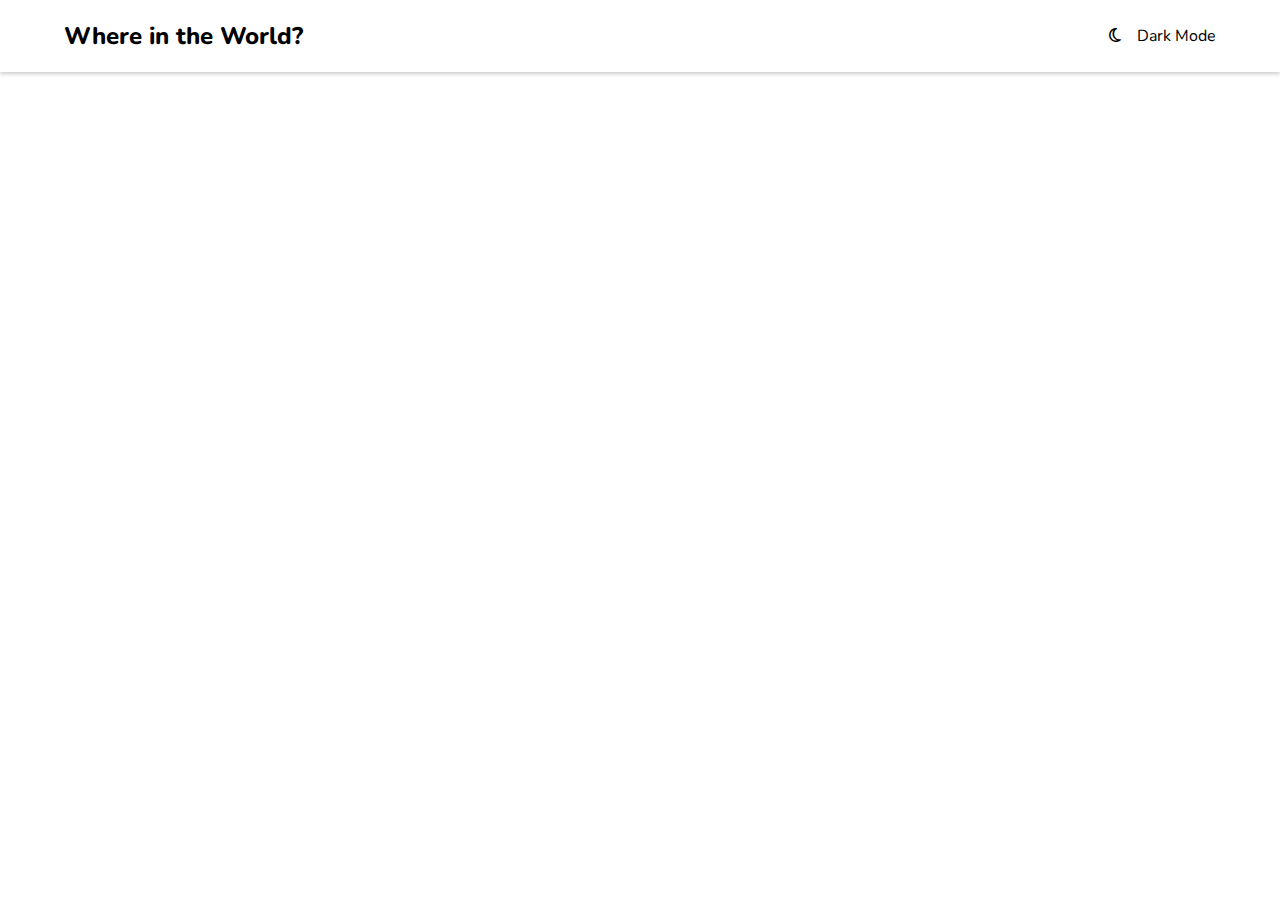
<file: index.html>
<!DOCTYPE html>
<html lang="en">

<head>
    <meta charset="UTF-8">
    <meta name="viewport" content="width=device-width, initial-scale=1.0">
    <link rel="stylesheet" href="style.css">
    <script src="script.js" defer></script>
    <link href="https://fonts.googleapis.com/css?family=Nunito:200,300,400,500,600,700,800,900&display=swap" rel="stylesheet">
    <link rel="stylesheet" href="https://cdnjs.cloudflare.com/ajax/libs/font-awesome/6.7.2/css/all.min.css" integrity="sha512-Evv84Mr4kqVGRNSgIGL/F/aIDqQb7xQ2vcrdIwxfjThSH8CSR7PBEakCr51Ck+w+/U6swU2Im1vVX0SVk9ABhg==" crossorigin="anonymous" referrerpolicy="no-referrer" />
</head>

<body>
    <header class="header-container">
        <div class="header-content">
            <h2 class="title">Where in the World?</h2>
            <p><i class="fa-regular fa-moon"></i>&nbsp; &nbsp; Dark Mode</p>
        </div>
    </header>

    <div class="countries-container">
      
    </div>

</body>

</html>
</file>
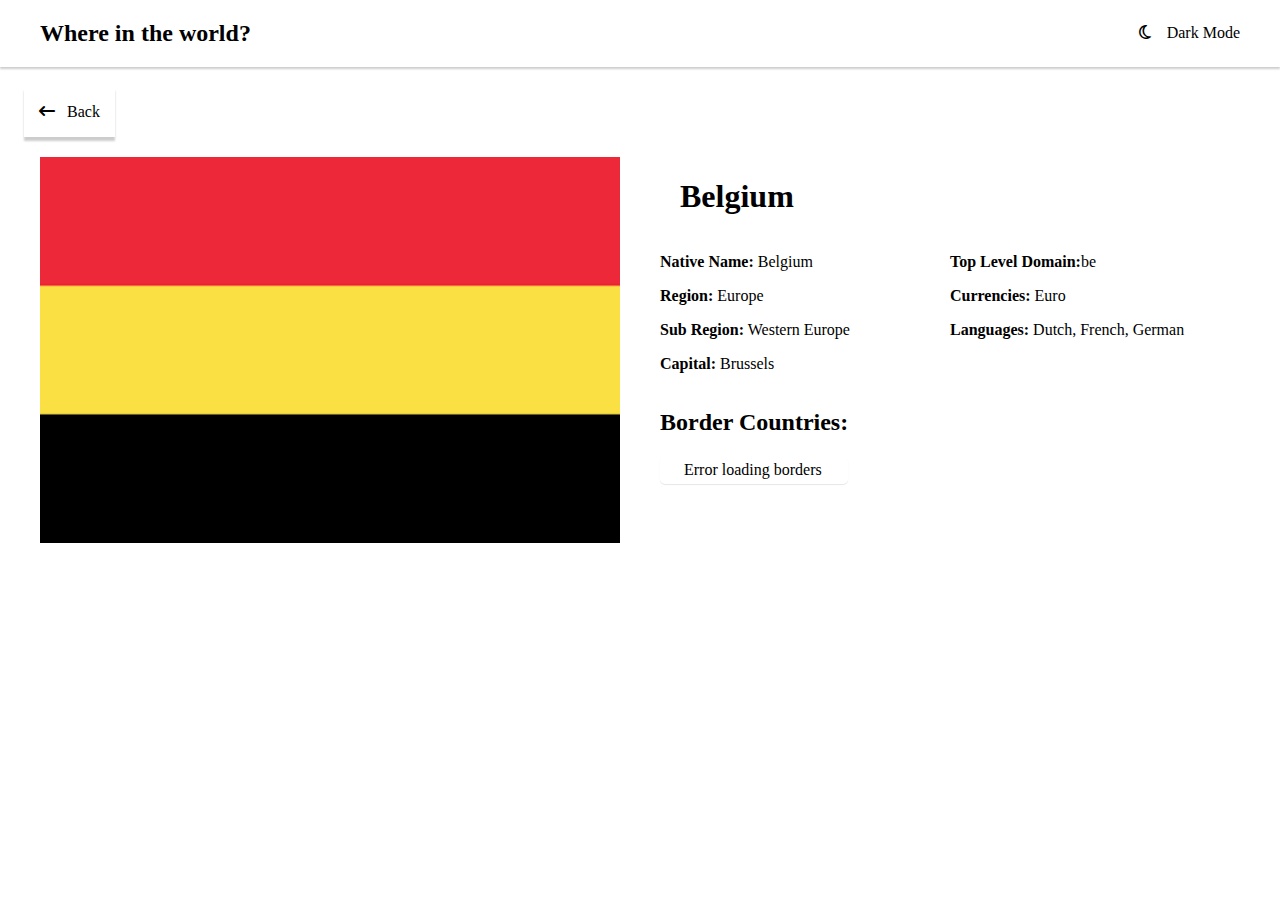
<file: details.html>
<!DOCTYPE html>
<html lang="en">

<head>
    <meta charset="UTF-8">
    <meta name="viewport" content="width=device-width, initial-scale=1.0">
    <title>Country Details</title>
    <link rel="stylesheet" href="detail.css">
    <link rel="stylesheet" href="https://cdnjs.cloudflare.com/ajax/libs/font-awesome/6.7.2/css/all.min.css"
        integrity="sha512-Evv84Mr4kqVGRNSgIGL/F/aIDqQb7xQ2vcrdIwxfjThSH8CSR7PBEakCr51Ck+w+/U6swU2Im1vVX0SVk9ABhg=="
        crossorigin="anonymous" referrerpolicy="no-referrer" />
    <script src="script2.js" defer></script>    
</head>

<body>

    <header>
        <div class="header-info">
            <h2>Where in the world?</h2>
            <p><i class="fa-regular fa-moon"></i>&nbsp; &nbsp; Dark Mode</p>
        </div>
    </header>

    <a class="back-button" href="#">
        <p><i class="fa-solid fa-arrow-left-long"></i>&nbsp; &nbsp;Back</p>
    </a>

    <div class="grid-container">
        <div class="grid-contain">
            <img class="country-img" src="belgium flag.png" alt="Belgium Flag">
            <div class="grid-data">
              <h1>Belgium</h1>
              <div class="grid-data-detils">
                <div class="part1">
                    <p><b>Native Name:</b><span class="native-name"> Belgium</span></p>
                    <p><b>Region:</b><span class="region"> Europe</span></p>
                    <p><b>Sub Region:</b><span class="subregion"> Western Europe</span></p>
                    <p><b>Capital:</b><span class="capital"> Brussels </span></p>
                </div>
                <div class="part2">
                    <p><b>Top Level Domain:</b><span class="top-level-domain">be</span></p>
                    <p><b>Currencies:</b><span class="currence"> Euro</span></p>
                    <p><b>Languages:</b><span class="language"> Dutch, French, German</span></p>
                </div>
              </div>
              <div class="border-country">
                <div id="borders">
                <h2>Border Countries:</h2>
                <p>France</p>
                <p>Germany</p>
                <p>Netherlands</p>
                </div>
              </div>
            </div>
        </div>
    </div>

</body>
</html>
</file>
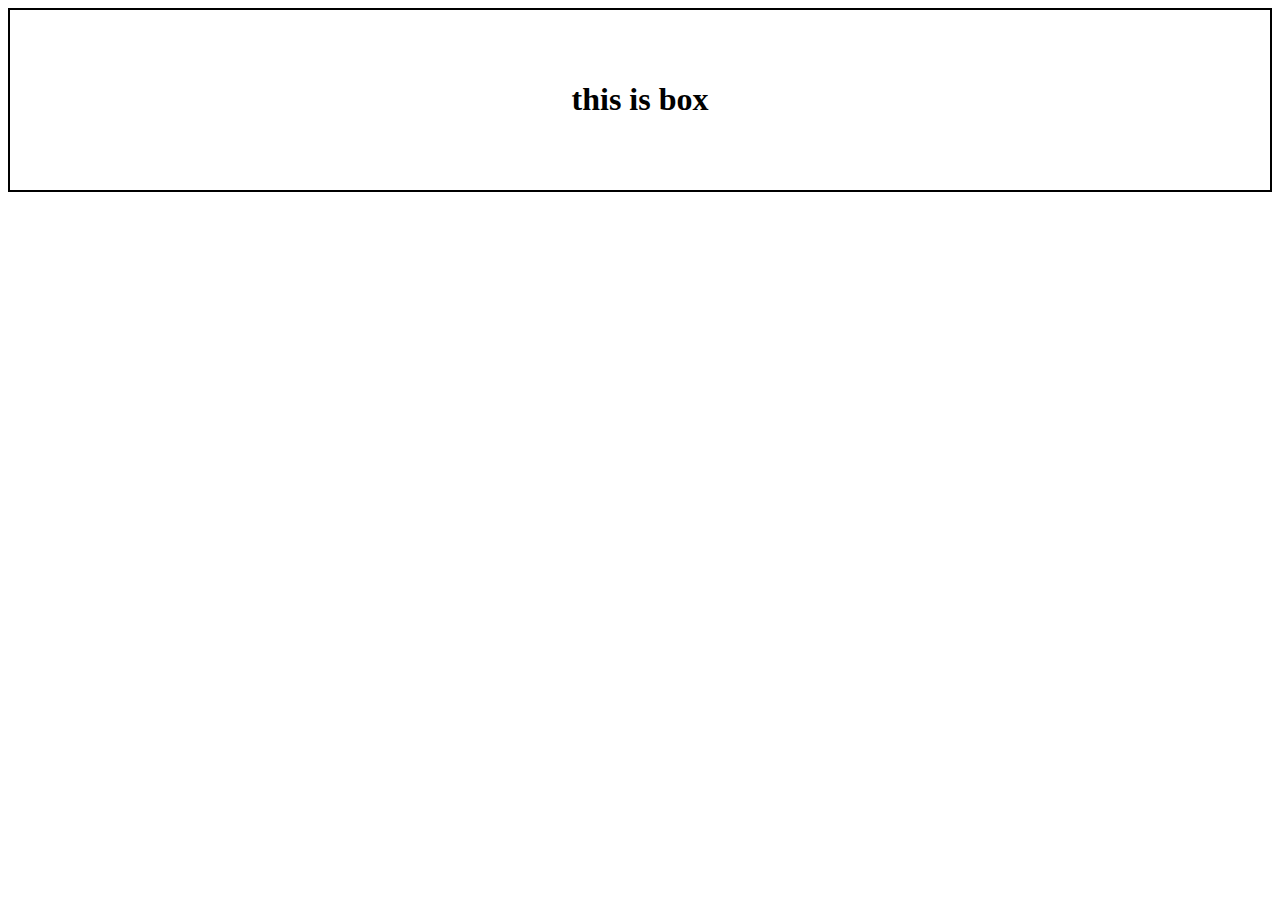
<file: try.html>
<!DOCTYPE html>
<html lang="en">
<head>
    <meta charset="UTF-8">
    <meta name="viewport" content="width=device-width, initial-scale=1.0">
    <title>Document</title>
    <style>
        .box{
            display: flex;
            align-items: center;
            justify-content: center;
            border: 2px solid black;
            padding: 50px;
        }
    </style>
</head>
<body>
    <div class="box">
        <h1>this is box</h1>
    </div>
</body>
</html>
</file>
<file: style.css>
*{
    box-sizing: border-box;
 
}

body{
    margin: 0;
    font-family:'Nunito',sans-serif;
}

main{
    padding: 24px;
}

:root{
    --color1:#ffffff;
    --pink:rgb(238, 181, 191)
}

.title{
    font-weight: 800;
}

.header-container{
    box-shadow: 0px 2px 4px 0px rgba(0, 0, 0, 0.2);
}

.header-content{
    display: flex;
    align-items: center;
    justify-content: space-between;
    max-width: 1200px;
    margin-inline: auto;
    padding-inline: 24px;

}

.countries-container{
    display: flex;
    flex-wrap: wrap;
    gap: 64px;
    max-width: 1200px;
    margin-inline:auto;
    padding-top: 1rem;
    justify-content: space-between;

}

.country-card{
    width: 250px;
    border-radius: 8px;
    padding-bottom: 1.5rem;
    overflow: hidden;
    display: inline-block;
    text-decoration: none;
    background-color: #f5f0f0;
    color: inherit;
    box-shadow: 0px 2px 4px 0px rgba(0, 0, 0, 0.2);
    transition: trasform 0.2s ease-in-out;


}

.country-card:hover{
    transform: scale(1.02);
    box-shadow: 0px 2px 16px 0px rgba(0, 0, 0, 0.2);

}

.country-card img{
    width: 100%;
    max-height: 170px;
    box-sizing: content-box;
    object-fit: cover;
    
}

.card-text{
    padding-inline: 1rem;
}

.card-text p{
    margin-block: 8px;
}

.card-title{
    font-size: 24px;
    margin-block: 1rem;
}
</file>
<file: detail.css>
body {
    margin: 0;
    padding: 0;
    box-sizing: border-box;
}

header {
    box-shadow: 0px 2px 2px rgba(0, 0, 0, 0.2);
}

.header-info {
    width: 1200px;
    display: flex;
    justify-content: space-between;
    align-items: center;
    margin-inline: auto;
}

.back-button {
    box-shadow: 0px 4px 2px rgba(0, 0, 0, 0.2);
    display: inline-block;
    padding: 0 15px;
    margin: 20px 24px;
    text-decoration: none;
    color: black;
}

.grid-container {
    max-width: 1200px;
    margin-inline: auto;
}

.grid-contain {
    display: grid;
    grid-template-columns: 1fr 1fr;
    gap: 40px;
}

.grid-contain img {
    width: 100%;
    max-width: 100%;
}

.grid-data {
    display: flex;
    flex-direction: column;
}

.grid-data h1{
    margin-left: 20px;
}

.grid-data-detils {
    display: flex;
    gap: 100px;
}

.border-country {
    display: flex;
    gap: 20px;
}

.border-country p {
    padding: 5px 24px;
    border-radius: 5px;
    box-shadow: 0px 1px 1px rgba(0, 0, 0, 0.1);
    align-self: center;
}

@media (max-width: 800px) {
    .grid-contain {
        display: flex;
        flex-direction: column;
        gap: 40px;
    }

    .grid-contain img {
        width: 100%;
        max-width: 80%;
    }

    .grid-data-detils {
        display: flex;
        flex-direction: column;
        gap: 20px;
        margin-left: 20px;
    }

    .grid-data h1{
        margin-left: 20px;
    }
}
</file>
